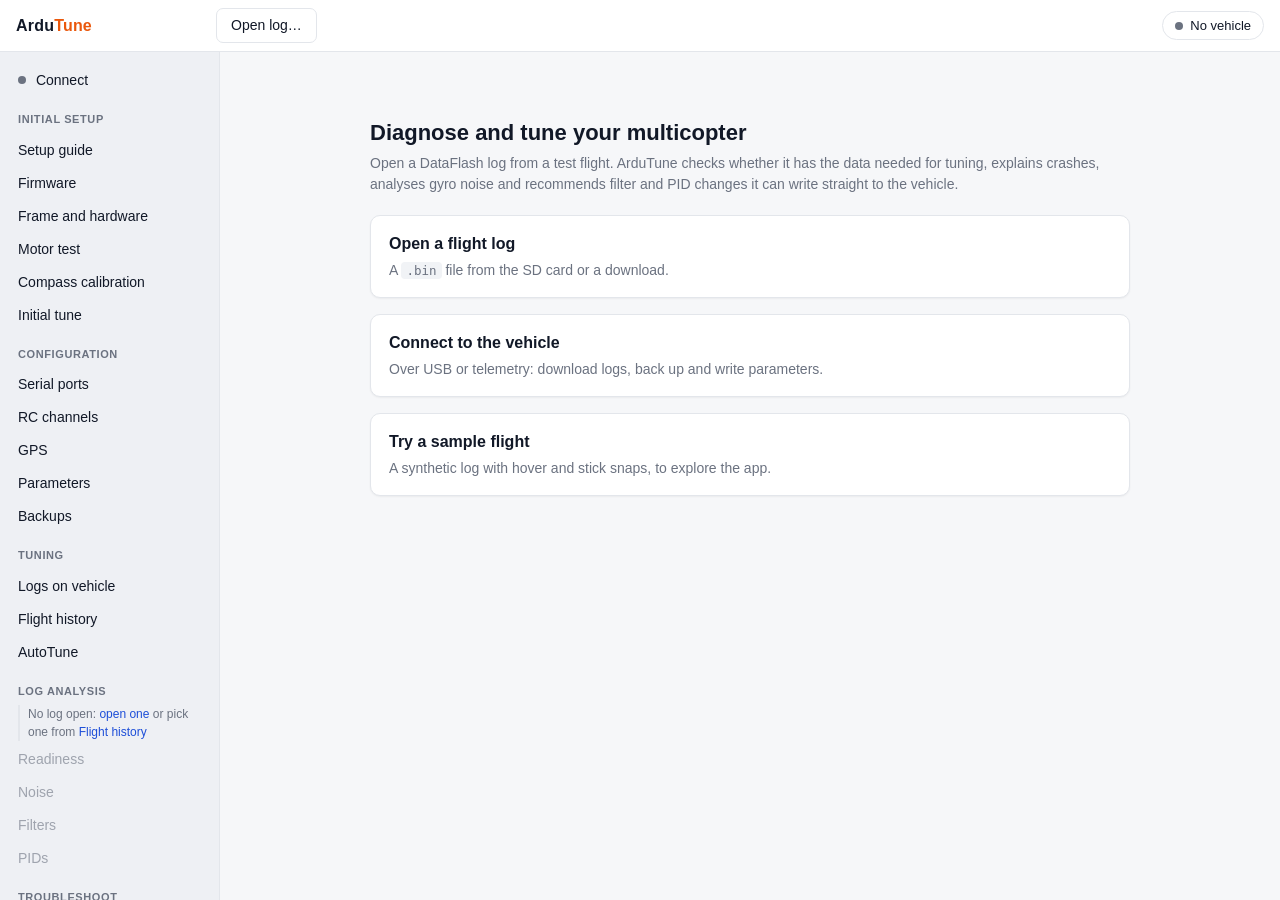
<file: crates/app/dev/preview.html>
<!doctype html>
<html lang="en">
  <head>
    <meta charset="utf-8" />
    <meta name="viewport" content="width=device-width, initial-scale=1" />
    <title>ArduTune preview</title>
    <link rel="stylesheet" href="../ui/style.css" />
  </head>
  <body>
    <div id="app"></div>
    <script src="mock-tauri.js"></script>
    <script type="module" src="../ui/app.js"></script>
  </body>
</html>
</file>
<file: crates/app/ui/style.css>
:root {
  --bg: #f6f7f9;
  --panel: #ffffff;
  --sidebar: #eef0f4;
  --text: #111827;
  --muted: #6b7280;
  --border: #e3e6eb;
  --accent: #ea580c;
  --accent-text: #ffffff;
  --link: #1d4ed8;
  --pass: #15803d;
  --pass-bg: #dcfce7;
  --info: #1d4ed8;
  --info-bg: #dbeafe;
  --warn: #a16207;
  --warn-bg: #fef3c7;
  --fail: #b91c1c;
  --fail-bg: #fee2e2;
  --code-bg: #f1f3f6;
  --shadow: 0 1px 2px rgb(0 0 0 / 0.05);
  color-scheme: light;
}

@media (prefers-color-scheme: dark) {
  :root {
    --bg: #0f1218;
    --panel: #171b23;
    --sidebar: #12161d;
    --text: #e5e7eb;
    --muted: #9ca3af;
    --border: #262c37;
    --accent: #f97316;
    --link: #93c5fd;
    --pass: #86efac;
    --pass-bg: #14301f;
    --info: #93c5fd;
    --info-bg: #172338;
    --warn: #fcd34d;
    --warn-bg: #33290f;
    --fail: #fca5a5;
    --fail-bg: #3a1717;
    --code-bg: #1f2530;
    --shadow: none;
    color-scheme: dark;
  }
}

* {
  box-sizing: border-box;
}

html,
body {
  margin: 0;
  height: 100%;
  background: var(--bg);
  color: var(--text);
  font: 14px/1.5 -apple-system, BlinkMacSystemFont, "Segoe UI", Roboto, "Helvetica Neue", Arial, sans-serif;
}

#app {
  display: grid;
  grid-template-columns: 220px 1fr;
  grid-template-rows: 52px minmax(0, 1fr);
  height: 100vh;
}

header {
  grid-column: 1 / -1;
  display: flex;
  align-items: center;
  gap: 12px;
  padding: 0 16px;
  border-bottom: 1px solid var(--border);
  background: var(--panel);
}

header .brand {
  font-weight: 700;
  font-size: 16px;
  letter-spacing: 0.2px;
  width: 188px;
}

header .brand span {
  color: var(--accent);
}

header .file {
  color: var(--muted);
  overflow: hidden;
  text-overflow: ellipsis;
  white-space: nowrap;
  flex: 1;
}

nav {
  background: var(--sidebar);
  border-right: 1px solid var(--border);
  padding: 12px 8px;
  overflow-y: auto;
}

nav h3 {
  font-size: 11px;
  text-transform: uppercase;
  letter-spacing: 0.6px;
  color: var(--muted);
  margin: 14px 10px 6px;
}

nav h3:first-child {
  margin-top: 2px;
}

nav button .dot {
  display: inline-block;
  margin-right: 6px;
  vertical-align: 1px;
}

nav button.navconn > span {
  overflow: hidden;
  text-overflow: ellipsis;
  white-space: nowrap;
}

/* The open log, above the analyses that use it. */
.navlog {
  font-size: 12px;
  margin: 4px 10px 2px;
  padding-left: 8px;
  border-left: 2px solid var(--border);
  overflow: hidden;
  text-overflow: ellipsis;
  white-space: nowrap;
}

.navlog.muted {
  white-space: normal;
}

.navlog.open {
  white-space: normal;
}

.navlogname {
  overflow: hidden;
  text-overflow: ellipsis;
  white-space: nowrap;
  font-weight: 600;
}

.navlogacts {
  margin-top: 2px;
  color: var(--muted);
}

nav .navlog button.link {
  display: inline;
  width: auto;
  padding: 0;
  font-size: 12px;
  color: var(--link);
}

nav button {
  display: flex;
  align-items: center;
  justify-content: space-between;
  width: 100%;
  text-align: left;
  border: 0;
  background: none;
  color: var(--text);
  padding: 6px 10px;
  border-radius: 6px;
  font: inherit;
  cursor: pointer;
}

nav button:hover:not(:disabled) {
  background: var(--border);
}

nav button.active {
  background: var(--panel);
  box-shadow: var(--shadow);
  font-weight: 600;
}

nav button:disabled {
  color: var(--muted);
  opacity: 0.6;
  cursor: default;
}

main {
  overflow-y: auto;
  padding: 24px 28px 64px;
}

main > * {
  max-width: 1040px;
}

h1 {
  font-size: 22px;
  margin: 0 0 4px;
}

h2 {
  font-size: 16px;
  margin: 0 0 10px;
}

.lead {
  color: var(--muted);
  margin: 0 0 20px;
}

.card {
  background: var(--panel);
  border: 1px solid var(--border);
  border-radius: 10px;
  padding: 16px 18px;
  margin-bottom: 16px;
  box-shadow: var(--shadow);
}

.grid {
  display: grid;
  grid-template-columns: repeat(auto-fit, minmax(240px, 1fr));
  gap: 16px;
  margin-bottom: 16px;
}

.grid .card {
  margin: 0;
}

.stats {
  display: grid;
  grid-template-columns: repeat(auto-fit, minmax(150px, 1fr));
  gap: 12px;
  margin-bottom: 16px;
}

.stat {
  background: var(--panel);
  border: 1px solid var(--border);
  border-radius: 10px;
  padding: 12px 14px;
}

.stat .label {
  color: var(--muted);
  font-size: 12px;
}

.stat .value {
  font-size: 18px;
  font-weight: 600;
  margin-top: 2px;
  font-variant-numeric: tabular-nums;
}

.stat .sub {
  color: var(--muted);
  font-size: 12px;
}

button.btn {
  font: inherit;
  border: 1px solid var(--border);
  background: var(--panel);
  color: var(--text);
  padding: 6px 14px;
  border-radius: 7px;
  cursor: pointer;
  white-space: nowrap;
}

button.btn:hover:not(:disabled) {
  border-color: var(--muted);
}

button.btn.primary {
  background: var(--accent);
  border-color: var(--accent);
  color: var(--accent-text);
  font-weight: 600;
}

button.btn.primary:hover:not(:disabled) {
  filter: brightness(1.08);
}

button.btn.danger {
  color: var(--fail);
}

button.btn:disabled {
  opacity: 0.5;
  cursor: default;
}

button.link {
  border: 0;
  background: none;
  color: var(--link);
  padding: 0;
  font: inherit;
  cursor: pointer;
}

.actions {
  display: flex;
  gap: 8px;
  align-items: center;
  flex-wrap: wrap;
  margin-top: 12px;
}

.actions .hint {
  color: var(--muted);
  font-size: 13px;
}

table {
  width: 100%;
  border-collapse: collapse;
  font-variant-numeric: tabular-nums;
}

th {
  text-align: left;
  font-weight: 600;
  color: var(--muted);
  font-size: 12px;
  padding: 6px 8px;
  border-bottom: 1px solid var(--border);
}

td {
  padding: 7px 8px;
  border-bottom: 1px solid var(--border);
  vertical-align: top;
}

tr:last-child td {
  border-bottom: 0;
}

table.changes {
  width: auto;
  min-width: 60%;
}

table.changes td,
table.changes th {
  padding-right: 18px;
}

dl.kv {
  display: grid;
  grid-template-columns: 1fr auto;
  gap: 4px 12px;
  margin: 0;
  font-variant-numeric: tabular-nums;
}

dl.kv dt {
  color: var(--muted);
}

dl.kv dd {
  margin: 0;
  text-align: right;
}

td.num,
th.num {
  text-align: right;
  white-space: nowrap;
}

td.mono,
code {
  font-family: ui-monospace, SFMono-Regular, Menlo, monospace;
  font-size: 12.5px;
}

code {
  background: var(--code-bg);
  padding: 1px 5px;
  border-radius: 4px;
}

.chip {
  display: inline-block;
  font-size: 11px;
  font-weight: 700;
  letter-spacing: 0.4px;
  text-transform: uppercase;
  padding: 1px 7px;
  border-radius: 99px;
  white-space: nowrap;
}

.chip.pass {
  color: var(--pass);
  background: var(--pass-bg);
}

.chip.info {
  color: var(--info);
  background: var(--info-bg);
}

.chip.warn {
  color: var(--warn);
  background: var(--warn-bg);
}

.chip.fail {
  color: var(--fail);
  background: var(--fail-bg);
}

.checks {
  list-style: none;
  padding: 0;
  margin: 0;
}

.checks li {
  display: grid;
  grid-template-columns: 52px 1fr;
  gap: 10px;
  padding: 8px 0;
  border-bottom: 1px solid var(--border);
}

.checks li:last-child {
  border-bottom: 0;
}

.checks .title {
  font-weight: 500;
}

.checks .detail,
.muted {
  color: var(--muted);
}

.finding {
  border-left: 3px solid var(--border);
  padding: 2px 0 2px 14px;
  margin: 14px 0;
}

.finding.high {
  border-color: var(--fail);
}

.finding.medium {
  border-color: var(--warn);
}

.finding .title {
  font-weight: 600;
}

.finding ul {
  margin: 6px 0;
  padding-left: 18px;
}

.advice {
  background: var(--code-bg);
  border-radius: 8px;
  padding: 8px 12px;
  margin-top: 6px;
}

ul.plain {
  margin: 0;
  padding-left: 18px;
}

ul.plain li {
  margin: 4px 0;
}

.plot {
  background: #ffffff;
  border: 1px solid var(--border);
  border-radius: 10px;
  padding: 8px;
  margin-bottom: 16px;
  overflow-x: auto;
}

.plot svg {
  display: block;
  width: 100%;
  height: auto;
}

.banner {
  border-radius: 10px;
  padding: 12px 16px;
  margin-bottom: 16px;
}

.banner.warn {
  background: var(--warn-bg);
  color: var(--warn);
}

.banner.fail {
  background: var(--fail-bg);
  color: var(--fail);
}

.banner.pass {
  background: var(--pass-bg);
  color: var(--pass);
}

.banner.info {
  background: var(--info-bg);
  color: var(--info);
}

.pill {
  display: inline-flex;
  align-items: center;
  gap: 7px;
  border: 1px solid var(--border);
  border-radius: 99px;
  padding: 4px 12px;
  background: var(--panel);
  color: var(--text);
  font: inherit;
  font-size: 13px;
  cursor: pointer;
}

.dot {
  width: 8px;
  height: 8px;
  border-radius: 50%;
  background: var(--muted);
}

.dot.on {
  background: var(--pass);
}

.dot.armed {
  background: var(--fail);
}

.welcome {
  max-width: 760px;
  margin: 40px auto 0;
}

.welcome .card {
  cursor: pointer;
}

.welcome .card:hover {
  border-color: var(--accent);
}

.welcome .card h2 {
  margin-bottom: 4px;
}

input[type="text"] {
  font: inherit;
  padding: 6px 10px;
  border: 1px solid var(--border);
  border-radius: 7px;
  background: var(--panel);
  color: var(--text);
  min-width: 280px;
}

label.port {
  display: flex;
  gap: 10px;
  align-items: baseline;
  padding: 6px 0;
  cursor: pointer;
}

.busy {
  display: flex;
  align-items: center;
  gap: 12px;
  color: var(--muted);
  padding: 40px 0;
}

.spinner {
  width: 18px;
  height: 18px;
  border: 2px solid var(--border);
  border-top-color: var(--accent);
  border-radius: 50%;
  animation: spin 0.8s linear infinite;
}

@keyframes spin {
  to {
    transform: rotate(360deg);
  }
}

.progress {
  position: fixed;
  z-index: 90;
  left: 236px;
  right: 16px;
  bottom: 16px;
  max-width: 520px;
  background: var(--panel);
  border: 1px solid var(--border);
  border-radius: 10px;
  padding: 10px 14px;
  box-shadow: 0 4px 16px rgb(0 0 0 / 0.12);
}

.progress .bar {
  height: 6px;
  background: var(--border);
  border-radius: 3px;
  margin-top: 6px;
  overflow: hidden;
}

.progress .bar div {
  height: 100%;
  background: var(--accent);
  transition: width 0.1s;
}

.modal-back {
  position: fixed;
  inset: 0;
  z-index: 100;
  background: rgb(0 0 0 / 0.4);
  display: flex;
  align-items: flex-start;
  justify-content: center;
  padding: 60px 20px;
  overflow-y: auto;
}

.modal {
  background: var(--panel);
  border-radius: 12px;
  width: min(760px, 100%);
  padding: 20px 22px;
  box-shadow: 0 10px 40px rgb(0 0 0 / 0.3);
}

.toast {
  position: fixed;
  z-index: 110;
  right: 16px;
  top: 64px;
  max-width: 440px;
  background: var(--fail-bg);
  color: var(--fail);
  border-radius: 10px;
  padding: 10px 14px;
  box-shadow: 0 4px 16px rgb(0 0 0 / 0.12);
  cursor: pointer;
}

.arrow {
  color: var(--muted);
  padding: 0 4px;
}

.new {
  font-weight: 600;
}

#overlay {
  display: contents;
}

button.btn.destroy {
  background: #dc2626;
  border-color: #dc2626;
  color: #ffffff;
  font-weight: 600;
}

.modal .scroll {
  max-height: 55vh;
  overflow-y: auto;
}

input[type="checkbox"] {
  accent-color: var(--accent);
}

.ptools {
  position: sticky;
  top: -24px;
  z-index: 2;
  display: flex;
  flex-wrap: wrap;
  gap: 10px;
  align-items: center;
}

.ptools #psearch {
  flex: 1;
  min-width: 320px;
}

select {
  font: inherit;
  padding: 5px 8px;
  border: 1px solid var(--border);
  border-radius: 7px;
  background: var(--panel);
  color: var(--text);
  max-width: 100%;
}

table.ptable tr.prow {
  cursor: pointer;
}

table.ptable tr.prow:hover td,
table.ptable tr.prow.open td {
  background: var(--code-bg);
}

table.ptable tr.editor td {
  background: var(--code-bg);
  padding: 10px 14px 14px;
}

.bits {
  display: grid;
  grid-template-columns: repeat(auto-fill, minmax(260px, 1fr));
  gap: 4px 16px;
}

.staged {
  flex-basis: 100%;
  display: flex;
  gap: 10px;
  align-items: center;
  border-top: 1px solid var(--border);
  padding-top: 10px;
}

.staged .muted {
  overflow: hidden;
  text-overflow: ellipsis;
  white-space: nowrap;
  min-width: 0;
}

.form {
  display: grid;
  grid-template-columns: max-content 1fr;
  gap: 10px 16px;
  align-items: center;
  margin-bottom: 10px;
}

.form label {
  display: contents;
}

.form input[type="text"] {
  min-width: 0;
}

.motors {
  display: grid;
  grid-template-columns: 220px minmax(0, 1fr);
  gap: 24px;
  align-items: start;
}

@media (max-width: 900px) {
  .motors {
    grid-template-columns: minmax(0, 1fr);
  }
}

.quad {
  width: 220px;
  height: 230px;
}

.quad .arm {
  stroke: var(--border);
  stroke-width: 8;
  stroke-linecap: round;
}

.quad .prop {
  fill: var(--panel);
  stroke: var(--muted);
  stroke-width: 1.5;
}

.quad .prop.spinning {
  stroke: var(--accent);
  stroke-width: 3;
}

.quad .body {
  fill: var(--border);
}

.quad .nose {
  fill: var(--muted);
}

.quad text {
  text-anchor: middle;
  fill: var(--text);
}

.quad .letter {
  font-size: 18px;
  font-weight: 700;
}

.quad .sub {
  font-size: 11px;
  fill: var(--muted);
}

.mrow {
  display: flex;
  flex-wrap: wrap;
  gap: 8px 14px;
  align-items: center;
  padding: 10px 0;
  border-top: 1px solid var(--border);
}

.mrow .btn {
  min-width: 92px;
}

.mwhat {
  flex: 1 1 180px;
}

.mseen {
  display: flex;
  flex-wrap: wrap;
  gap: 8px;
}

.form-inline {
  display: flex;
  gap: 10px;
  align-items: center;
  margin-bottom: 10px;
}

.banner label.check {
  display: flex;
  gap: 8px;
  align-items: center;
  margin-top: 8px;
  font-weight: 600;
}

.bar.big {
  height: 10px;
  background: var(--border);
  border-radius: 5px;
  overflow: hidden;
}

.bar.big div {
  height: 100%;
  background: var(--accent);
  transition: width 0.3s;
}

.coverage {
  display: grid;
  grid-template-columns: repeat(20, 12px);
  gap: 3px;
  margin: 8px 0;
}

.coverage span {
  width: 12px;
  height: 12px;
  border-radius: 3px;
  background: var(--border);
}

.coverage span.on {
  background: var(--pass);
}

tr:has(+ tr.note) td {
  border-bottom: 0;
}

tr.note td {
  padding-top: 0;
}

.metrics {
  display: grid;
  grid-template-columns: repeat(auto-fit, minmax(170px, 1fr));
  gap: 10px;
  margin: 6px 0 12px;
}

.metric {
  background: var(--code-bg);
  border-radius: 8px;
  padding: 8px 10px;
}

.metric .label {
  font-size: 12px;
  color: var(--muted);
}

.metric .value {
  font-size: 18px;
  font-weight: 650;
}

.metric .unit {
  font-size: 12px;
  font-weight: 400;
  color: var(--muted);
}

.spark {
  width: 100%;
  height: 34px;
  display: block;
}

.spark polyline {
  fill: none;
  stroke: var(--accent);
  stroke-width: 1.8;
  vector-effect: non-scaling-stroke;
}

.spark circle {
  fill: var(--accent);
}

.better {
  color: var(--pass);
  font-weight: 600;
}

.worse {
  color: var(--fail);
  font-weight: 600;
}

.warn-text {
  color: var(--warn);
  font-size: 12px;
}

.scroll-x {
  overflow-x: auto;
}

.rcrows {
  display: grid;
  gap: 2px;
}

.rcrow {
  display: grid;
  grid-template-columns: 48px minmax(120px, 1fr) 70px 220px 150px;
  gap: 10px;
  align-items: center;
  padding: 5px 0;
  border-top: 1px solid var(--border);
}

.modal .rcrow {
  grid-template-columns: 48px 1fr 90px;
}

.rcrow.nosignal {
  opacity: 0.55;
}

.rcch {
  font-size: 12px;
  font-weight: 600;
  color: var(--muted);
}

.rcval {
  font-variant-numeric: tabular-nums;
  text-align: right;
}

.rcact {
  font-size: 12px;
  white-space: nowrap;
  text-align: right;
}

.rcbar {
  position: relative;
  height: 14px;
  background: var(--code-bg);
  border-radius: 4px;
  overflow: hidden;
}

.rcbar .range {
  position: absolute;
  top: 0;
  bottom: 0;
  background: color-mix(in srgb, var(--accent) 22%, transparent);
}

.rcbar .trim {
  position: absolute;
  top: 0;
  bottom: 0;
  width: 1px;
  background: var(--muted);
}

.rcbar .needle {
  position: absolute;
  top: -1px;
  bottom: -1px;
  width: 3px;
  margin-left: -1px;
  background: var(--accent);
  border-radius: 2px;
}

table.modes tr.activerow td {
  background: color-mix(in srgb, var(--pass) 10%, transparent);
}

.optlist {
  display: grid;
  gap: 2px;
  max-height: 300px;
  overflow-y: auto;
}

.opt {
  text-align: left;
  border: 0;
  background: none;
  color: var(--text);
  font: inherit;
  padding: 6px 8px;
  border-radius: 6px;
  cursor: pointer;
  display: flex;
  justify-content: space-between;
}

.opt:hover {
  background: var(--code-bg);
}

pre.snippet {
  background: var(--code-bg);
  border: 1px solid var(--border);
  border-radius: 8px;
  padding: 10px 12px;
  font-size: 12px;
  white-space: pre-wrap;
  word-break: break-all;
  margin: 6px 0;
}

.configgrid {
  display: grid;
  grid-template-columns: minmax(0, 1fr) 300px;
  gap: 16px;
  align-items: start;
}

@media (max-width: 1000px) {
  .configgrid {
    grid-template-columns: minmax(0, 1fr);
  }
}

.configgrid.wide {
  grid-template-columns: minmax(0, 1fr) minmax(0, 1fr);
}

@media (max-width: 1000px) {
  .configgrid.wide {
    grid-template-columns: minmax(0, 1fr);
  }
}

ol.steps {
  list-style: none;
  counter-reset: step;
  display: grid;
  grid-template-columns: repeat(auto-fit, minmax(160px, 1fr));
  gap: 10px;
  padding: 0;
  margin: 14px 0;
}

ol.steps li {
  counter-increment: step;
  background: var(--panel);
  border: 1px solid var(--border);
  border-radius: 10px;
  padding: 10px 12px;
  font-size: 12px;
}

ol.steps li.done {
  border-color: color-mix(in srgb, var(--pass) 45%, var(--border));
}

ol.steps .stepname {
  font-size: 13px;
  font-weight: 600;
  margin-bottom: 4px;
}

ol.steps .stepname::before {
  content: counter(step) ". ";
  color: var(--muted);
}

ol.fieldlist {
  padding-left: 20px;
  line-height: 1.6;
}

ol.fieldlist li {
  margin-bottom: 6px;
}

.fhelp {
  font-size: 12px;
  margin-top: 3px;
  max-width: 520px;
}

.savebar {
  display: flex;
  gap: 12px;
  align-items: center;
  justify-content: flex-end;
  padding: 4px 0 12px;
}

table.ports tr.dim td {
  opacity: 0.6;
}

table.ports td {
  vertical-align: middle;
}

.setups .opt {
  align-items: center;
  gap: 12px;
}

.setups .opt.current {
  background: var(--code-bg);
}

.gpsgrid {
  display: grid;
  grid-template-columns: repeat(auto-fit, minmax(320px, 1fr));
  gap: 16px;
}

table.kv td {
  padding: 4px 10px 4px 0;
  vertical-align: top;
}

table.kv td:first-child {
  width: 130px;
}

.ratio {
  display: grid;
  grid-template-columns: 130px 1fr 44px;
  gap: 10px;
  align-items: center;
  padding: 4px 0;
  font-size: 13px;
}

.ratiobar {
  position: relative;
  height: 8px;
  background: var(--code-bg);
  border-radius: 4px;
}

.ratiobar > div:first-child {
  height: 100%;
  border-radius: 4px;
}

.ratiobar .pass {
  background: var(--pass);
}

.ratiobar .warn {
  background: var(--warn);
}

.ratiobar .fail {
  background: var(--fail);
}

.ratiobar .limit {
  position: absolute;
  top: -3px;
  bottom: -3px;
  left: 83.3%;
  width: 1px;
  background: var(--muted);
}

.form.gpsform {
  grid-template-columns: 220px minmax(0, 1fr);
}

.ticksrow {
  display: flex;
  flex-wrap: wrap;
  gap: 4px 14px;
}

.tick {
  display: inline-flex !important;
  gap: 5px;
  align-items: center;
}

.card h3 {
  font-size: 13px;
  margin: 14px 0 8px;
}

button.btn.small {
  padding: 3px 9px;
  font-size: 12px;
}

.swrow {
  display: grid;
  grid-template-columns: 48px 150px 70px minmax(0, 1fr) auto;
  gap: 14px;
  align-items: center;
  padding: 8px 0;
  border-top: 1px solid var(--border);
}

.swrow.nosignal {
  opacity: 0.55;
}

.swrow .rcact {
  display: flex;
  gap: 6px;
  justify-content: flex-end;
}

.segs {
  display: grid;
  grid-template-columns: repeat(3, 1fr);
  gap: 3px;
}

.segs.six {
  grid-template-columns: repeat(6, 1fr);
}

.segs span {
  text-align: center;
  font-size: 11px;
  padding: 2px 0;
  border-radius: 4px;
  background: var(--code-bg);
  color: var(--muted);
}

.segs span.on {
  background: var(--accent);
  color: #fff;
  font-weight: 600;
}

.posmeaning {
  display: flex;
  flex-wrap: wrap;
  gap: 2px 12px;
  margin-top: 3px;
  font-size: 12px;
  color: var(--muted);
}

.posmeaning .now {
  color: var(--text);
  font-weight: 600;
}

.sticks {
  display: grid;
  grid-template-columns: max-content minmax(0, 1fr);
  gap: 28px;
  align-items: start;
}

.gimbals {
  display: flex;
  gap: 24px;
}

.gimbalbox {
  text-align: center;
}

.gimbal {
  position: relative;
  width: 150px;
  height: 150px;
  border-radius: 18px;
  background: var(--code-bg);
  border: 1px solid var(--border);
}

.gimbal .gx,
.gimbal .gy {
  position: absolute;
  background: var(--border);
}

.gimbal .gx {
  left: 6%;
  right: 6%;
  top: 50%;
  height: 1px;
}

.gimbal .gy {
  top: 6%;
  bottom: 6%;
  left: 50%;
  width: 1px;
}

.gimbal .dot {
  position: absolute;
  width: 18px;
  height: 18px;
  margin: -9px 0 0 -9px;
  border-radius: 50%;
  background: var(--accent);
  box-shadow: 0 0 0 4px color-mix(in srgb, var(--accent) 25%, transparent);
  transition:
    left 0.28s linear,
    top 0.28s linear;
}

.glabel {
  margin-top: 8px;
  font-size: 12px;
  color: var(--muted);
  line-height: 1.6;
}

.sticktable td {
  padding: 5px 8px;
}

h2 .seg {
  float: right;
  display: inline-flex;
  border: 1px solid var(--border);
  border-radius: 6px;
  overflow: hidden;
}

h2 .seg button {
  border: 0;
  background: none;
  color: var(--muted);
  font: inherit;
  font-size: 12px;
  font-weight: 500;
  padding: 3px 10px;
  cursor: pointer;
}

h2 .seg button.on {
  background: var(--code-bg);
  color: var(--text);
  font-weight: 600;
}

h2 .seg button:disabled {
  cursor: default;
  opacity: 1;
}

.modal h3 {
  font-size: 13px;
  margin: 16px 0 6px;
}

.recipe {
  margin: 0;
  padding-left: 20px;
  line-height: 1.7;
}

.ticks {
  list-style: none;
  padding: 0;
  margin: 0;
  line-height: 1.8;
}

.ticks li.ok {
  color: var(--pass);
  font-weight: 600;
}

@media (max-width: 900px) {
  .sticks {
    grid-template-columns: minmax(0, 1fr);
  }
}

@media (max-width: 760px) {
  .rcrow {
    grid-template-columns: 48px 1fr 70px;
  }

  .swrow {
    grid-template-columns: 48px 1fr 70px;
  }

  .rcrole,
  .rcact {
    grid-column: 2 / -1;
  }

  .gimbal {
    width: 120px;
    height: 120px;
  }
}

/* The web app's note in place of the connection button. */
a.navconn.webnote {
  display: block;
  font-size: 12px;
  color: var(--muted);
  text-decoration: none;
  padding: 8px 10px;
}

a.navconn.webnote:hover {
  color: var(--link);
}

a.card {
  display: block;
  color: inherit;
  text-decoration: none;
}
</file>
